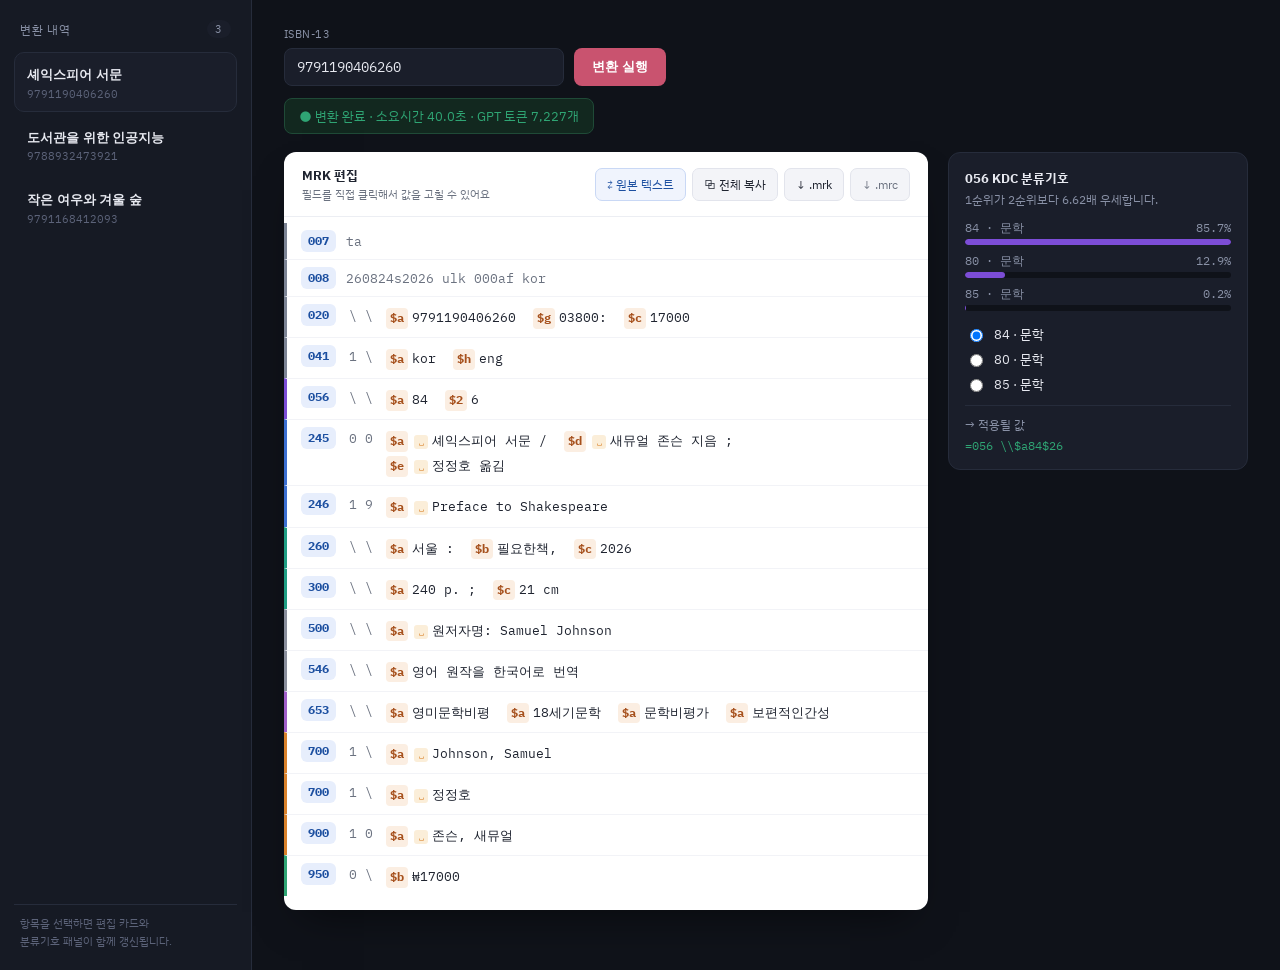
<file: prototypes/mrk_editor_prototype.html>
<!DOCTYPE html>
<html lang="ko">
<head>
<meta charset="UTF-8">
<title>MRK 편집기 프로토타입</title>
<link rel="preconnect" href="https://fonts.googleapis.com">
<link href="https://fonts.googleapis.com/css2?family=IBM+Plex+Sans+KR:wght@400;500;600;700&family=IBM+Plex+Mono:wght@400;500;600&display=swap" rel="stylesheet">
<style>
  :root{
    --shell-bg:#0f1219;
    --shell-bg2:#151925;
    --sidebar-bg:#161a24;
    --panel-bg:#1a1e2a;
    --border-dark:#262c3b;
    --text-light:#e7e9f0;
    --text-dim:#8991a6;
    --text-faint:#5c6379;

    --accent-emerald:#2fa574;
    --accent-emerald-bg:#12281f;
    --accent-amber:#d9822b;
    --accent-rose:#c9536f;

    --card-bg:#ffffff;
    --card-edge:#d8dbe4;
    --ink:#1f2430;
    --ink-dim:#6b7280;

    --tag-blue:#1c4fa0;
    --tag-blue-bg:#e7eefc;
    --sf-rust:#a6501c;
    --sf-rust-bg:#fbeee2;

    --rail-control:#7c8494;
    --rail-class:#7c4dd6;
    --rail-title:#3b6fd1;
    --rail-pub:#1f9e83;
    --rail-note:#8a8f9c;
    --rail-subject:#a15fc9;
    --rail-added:#d9822b;
    --rail-price:#2fa574;
    --rail-series:#2f8fa5;

    --font-ui:'IBM Plex Sans KR', -apple-system, sans-serif;
    --font-mono:'IBM Plex Mono', ui-monospace, monospace;
  }
  *{box-sizing:border-box;}
  html,body{margin:0;height:100%;}
  body{
    font-family:var(--font-ui);
    background:var(--shell-bg);
    color:var(--text-light);
    -webkit-font-smoothing:antialiased;
  }
  .app{
    display:grid;
    grid-template-columns:252px 1fr;
    min-height:100vh;
  }

  /* ---------- Sidebar ---------- */
  .sidebar{
    background:var(--sidebar-bg);
    border-right:1px solid var(--border-dark);
    padding:20px 14px;
    display:flex;
    flex-direction:column;
    gap:14px;
  }
  .sidebar-head{
    font-size:12px;
    letter-spacing:.06em;
    color:var(--text-dim);
    text-transform:uppercase;
    padding:0 6px;
    display:flex;
    align-items:center;
    justify-content:space-between;
  }
  .sidebar-head span.count{
    background:var(--panel-bg);
    color:var(--text-dim);
    border-radius:20px;
    padding:1px 8px;
    font-size:11px;
  }
  .history-list{display:flex;flex-direction:column;gap:6px;}
  .history-item{
    text-align:left;
    background:transparent;
    border:1px solid transparent;
    border-radius:10px;
    padding:10px 12px;
    cursor:pointer;
    color:var(--text-light);
    display:flex;
    flex-direction:column;
    gap:3px;
    transition:background .15s, border-color .15s;
  }
  .history-item:hover{background:var(--panel-bg);}
  .history-item.active{
    background:var(--panel-bg);
    border-color:var(--border-dark);
  }
  .history-item.active::before{
    content:"";
  }
  .hi-title{
    font-size:13px;
    font-weight:600;
    line-height:1.35;
    display:flex;
    align-items:center;
    gap:6px;
  }
  .hi-title .edited-dot{
    width:6px;height:6px;border-radius:50%;
    background:var(--accent-amber);
    flex:none;
  }
  .hi-meta{
    font-size:11px;
    color:var(--text-faint);
    font-family:var(--font-mono);
  }
  .sidebar-foot{
    margin-top:auto;
    font-size:11px;
    color:var(--text-faint);
    padding:10px 6px 0;
    border-top:1px solid var(--border-dark);
    line-height:1.6;
  }

  /* ---------- Main ---------- */
  .main{padding:26px 32px 60px;max-width:1180px;}
  .topbar{margin-bottom:18px;}
  .isbn-row{
    display:flex;
    align-items:flex-end;
    gap:10px;
    margin-bottom:12px;
  }
  .isbn-field{display:flex;flex-direction:column;gap:6px;}
  .isbn-field label{font-size:11px;color:var(--text-dim);letter-spacing:.04em;}
  .isbn-field input{
    font-family:var(--font-mono);
    font-size:14px;
    background:var(--panel-bg);
    border:1px solid var(--border-dark);
    color:var(--text-light);
    border-radius:8px;
    padding:9px 12px;
    width:280px;
  }
  .btn-primary{
    background:var(--accent-rose);
    color:#fff;
    border:none;
    border-radius:8px;
    padding:10px 18px;
    font-size:13px;
    font-weight:600;
    cursor:pointer;
  }
  .status-banner{
    display:inline-flex;
    align-items:center;
    gap:8px;
    background:var(--accent-emerald-bg);
    color:var(--accent-emerald);
    border:1px solid #1f4a37;
    border-radius:8px;
    padding:8px 14px;
    font-size:12.5px;
  }

  .editor-wrap{
    display:grid;
    grid-template-columns:1fr 300px;
    gap:20px;
    align-items:start;
  }

  /* ---------- Card ---------- */
  .card{
    background:var(--card-bg);
    border-radius:12px;
    box-shadow:0 20px 40px -18px rgba(0,0,0,.55);
    overflow:hidden;
  }
  .card-toolbar{
    display:flex;
    align-items:center;
    justify-content:space-between;
    padding:14px 18px;
    border-bottom:1px solid #eceef3;
  }
  .card-title{
    font-size:13px;
    font-weight:700;
    color:var(--ink);
  }
  .card-title small{
    display:block;
    font-weight:400;
    color:var(--ink-dim);
    font-size:11px;
    margin-top:2px;
  }
  .card-actions{display:flex;gap:6px;}
  .card-actions button{
    font-family:var(--font-ui);
    font-size:12px;
    background:#f3f4f8;
    color:var(--ink);
    border:1px solid #e2e4ec;
    border-radius:7px;
    padding:7px 11px;
    cursor:pointer;
  }
  .card-actions button:hover{background:#e9ebf2;}
  .card-actions button.mrc{color:var(--ink-dim);}
  .card-actions button.raw-toggle{color:var(--tag-blue);border-color:#c9d8f5;background:#f0f4fd;}

  .raw-panel{
    padding:14px 18px 16px;
    background:#fafbfd;
    border-bottom:1px solid #eceef3;
  }
  .raw-panel p{
    margin:0 0 8px;
    font-size:11.5px;
    color:var(--ink-dim);
  }
  .raw-panel textarea{
    width:100%;
    min-height:200px;
    font-family:var(--font-mono);
    font-size:12px;
    line-height:1.6;
    color:var(--ink);
    background:#fff;
    border:1px solid #e2e4ec;
    border-radius:8px;
    padding:10px 12px;
    resize:vertical;
  }
  .raw-actions{display:flex;gap:8px;margin-top:8px;}
  .raw-actions button{
    font-family:var(--font-ui);
    font-size:12px;
    border-radius:7px;
    padding:7px 12px;
    cursor:pointer;
    border:1px solid #e2e4ec;
    background:#fff;
    color:var(--ink);
  }
  .raw-actions button.primary{
    background:var(--tag-blue);
    border-color:var(--tag-blue);
    color:#fff;
  }

  .field-rows{padding:6px 0 14px;}
  .field-row{
    position:relative;
    display:flex;
    align-items:flex-start;
    gap:10px;
    padding:7px 18px 7px 0;
    font-family:var(--font-mono);
    font-size:13px;
    color:var(--ink);
    border-left:3px solid var(--rail-color, transparent);
    margin-left:0;
  }
  .field-row + .field-row{border-top:1px solid #f2f3f7;}
  .field-row:hover{background:#fafbfd;}
  .field-row.pulse{animation:pulseRow .9s ease;}
  @keyframes pulseRow{
    0%{background:#f2ecff;}
    100%{background:transparent;}
  }
  .rail{width:0;}
  .tag-badge{
    position:relative;
    flex:none;
    margin-left:14px;
    background:var(--tag-blue-bg);
    color:var(--tag-blue);
    font-weight:700;
    font-size:12px;
    border-radius:6px;
    padding:3px 7px;
    cursor:text;
    outline:none;
    border-bottom:1px dashed transparent;
    min-width:1.6em;
  }
  .tag-badge:hover{border-bottom-color:#9db6e6;}
  .tag-badge:focus{border-bottom-color:var(--tag-blue);background:#d9e5fb;}
  .indicators{
    flex:none;
    display:flex;
    gap:2px;
    padding-top:3px;
  }
  .indicators span{
    display:inline-block;
    min-width:14px;
    text-align:center;
    color:var(--ink-dim);
    outline:none;
    border-bottom:1px dashed transparent;
  }
  .indicators span:focus{border-bottom-color:#c7cbd6;}
  .subfields{
    flex:1;
    display:flex;
    flex-wrap:wrap;
    align-items:baseline;
    gap:2px 0;
    padding-top:3px;
    line-height:1.7;
  }
  .sf{display:inline-flex;align-items:baseline;margin-right:2px;position:relative;}
  .sf-code{
    color:var(--sf-rust);
    background:var(--sf-rust-bg);
    border-radius:4px;
    padding:0 4px;
    font-size:11.5px;
    font-weight:700;
    margin-right:3px;
    cursor:text;
    outline:none;
    border-bottom:1px dashed transparent;
  }
  .sf-code:hover{border-bottom-color:#d9a479;}
  .sf-code:focus{border-bottom-color:var(--sf-rust);background:#f5dcc4;}
  .sf-val{
    outline:none;
    border-bottom:1px dashed transparent;
    padding:0 1px;
  }
  .sf-val:hover{border-bottom-color:#dfe2ea;}
  .sf-val:focus{border-bottom-color:var(--tag-blue);background:#f5f8ff;}
  .sf-trim{
    position:relative;
    display:inline-block;
    width:14px;height:14px;
    line-height:14px;
    text-align:center;
    font-size:10px;
    color:var(--accent-amber);
    background:#fbeed9;
    border-radius:3px;
    margin:0 3px;
    cursor:pointer;
    vertical-align:middle;
  }
  .sf-del{
    opacity:0;
    border:none;
    background:none;
    color:var(--accent-rose);
    font-size:12px;
    line-height:1;
    padding:0 3px;
    margin-left:1px;
    cursor:pointer;
    vertical-align:middle;
    transition:opacity .1s;
  }
  .sf:hover .sf-del{opacity:1;}
  .indicators span{caret-color:var(--tag-blue);}
  .indicators span:empty::before{
    content:"·";
    color:#c7cbd6;
  }

  .control-val{
    outline:none;
    padding-top:3px;
    color:var(--ink-dim);
    border-bottom:1px dashed transparent;
  }
  .control-val:focus{border-bottom-color:var(--tag-blue);}

  .warn-icon{
    position:relative;
    flex:none;
    color:var(--accent-amber);
    font-size:13px;
    padding-top:3px;
    cursor:default;
  }
  .row-actions{
    flex:none;
    opacity:0;
    padding-top:2px;
    transition:opacity .1s;
  }
  .field-row:hover .row-actions{opacity:1;}
  .row-copy{
    border:none;
    background:none;
    cursor:pointer;
    color:var(--ink-dim);
    font-size:13px;
  }
  .row-copy:hover{color:var(--tag-blue);}

  /* tooltip */
  [data-tooltip]{position:relative;}
  [data-tooltip]:hover::after{
    content:attr(data-tooltip);
    position:absolute;
    left:0;
    top:calc(100% + 6px);
    background:#1c1f2b;
    color:#fff;
    font-family:var(--font-ui);
    font-size:11.5px;
    line-height:1.4;
    padding:6px 9px;
    border-radius:6px;
    white-space:nowrap;
    z-index:20;
    box-shadow:0 8px 18px rgba(0,0,0,.35);
  }

  /* ---------- Classification panel ---------- */
  .class-panel{
    background:var(--panel-bg);
    border:1px solid var(--border-dark);
    border-radius:12px;
    padding:16px;
    position:sticky;
    top:20px;
  }
  .class-panel h3{
    margin:0 0 4px;
    font-size:13px;
  }
  .class-sub{
    margin:0 0 12px;
    font-size:11.5px;
    color:var(--text-dim);
  }
  .class-bars{display:flex;flex-direction:column;gap:8px;margin-bottom:14px;}
  .class-bar-row{font-size:11.5px;}
  .class-bar-label{
    display:flex;
    justify-content:space-between;
    color:var(--text-dim);
    margin-bottom:3px;
    font-family:var(--font-mono);
  }
  .class-bar-track{
    height:6px;
    background:#0f1219;
    border-radius:4px;
    overflow:hidden;
  }
  .class-bar-fill{
    height:100%;
    background:var(--rail-class);
    border-radius:4px;
  }
  .class-radios{display:flex;flex-direction:column;gap:7px;margin-bottom:12px;}
  .class-radio{
    display:flex;
    align-items:center;
    gap:8px;
    font-size:12.5px;
    cursor:pointer;
    color:var(--text-light);
  }
  .class-apply{
    font-size:11.5px;
    color:var(--text-dim);
    border-top:1px solid var(--border-dark);
    padding-top:10px;
  }
  .class-apply code{
    display:block;
    margin-top:5px;
    font-family:var(--font-mono);
    color:var(--accent-emerald);
    font-size:12px;
  }

  /* ---------- Toast ---------- */
  .toast{
    position:fixed;
    bottom:24px;
    left:50%;
    transform:translateX(-50%) translateY(20px);
    background:#1c1f2b;
    color:#fff;
    padding:10px 18px;
    border-radius:8px;
    font-size:12.5px;
    box-shadow:0 12px 30px rgba(0,0,0,.4);
    opacity:0;
    pointer-events:none;
    transition:opacity .2s, transform .2s;
    z-index:50;
  }
  .toast.show{
    opacity:1;
    transform:translateX(-50%) translateY(0);
  }

  @media (max-width:900px){
    .app{grid-template-columns:1fr;}
    .sidebar{
      flex-direction:row;
      overflow-x:auto;
      border-right:none;
      border-bottom:1px solid var(--border-dark);
    }
    .editor-wrap{grid-template-columns:1fr;}
    .class-panel{position:static;}
  }
</style>
</head>
<body>
<div class="app">

  <aside class="sidebar">
    <div class="sidebar-head">변환 내역 <span class="count" id="histCount">0</span></div>
    <div class="history-list" id="historyList"></div>
    <div class="sidebar-foot">항목을 선택하면 편집 카드와<br>분류기호 패널이 함께 갱신됩니다.</div>
  </aside>

  <main class="main">
    <div class="topbar">
      <div class="isbn-row">
        <div class="isbn-field">
          <label>ISBN-13</label>
          <input id="isbnInput" value="9791190406260">
        </div>
        <button class="btn-primary" id="convertBtn">변환 실행</button>
      </div>
      <div class="status-banner" id="statusBanner">● 변환 완료 · 소요시간 40.0초 · GPT 토큰 7,227개</div>
    </div>

    <section class="editor-wrap">
      <div class="card">
        <div class="card-toolbar">
          <div class="card-title" id="cardTitle">MRK 편집<small>필드를 직접 클릭해서 값을 고칠 수 있어요</small></div>
          <div class="card-actions">
            <button class="raw-toggle" data-action="raw">⇄ 원본 텍스트</button>
            <button data-action="copy">⧉ 전체 복사</button>
            <button data-action="mrk">↓ .mrk</button>
            <button class="mrc" data-action="mrc">↓ .mrc</button>
          </div>
        </div>
        <div class="raw-panel" id="rawPanel" hidden>
          <p>백엔드가 내려준 원본 MRK 텍스트예요. 여기서 직접 고친 뒤 아래 필드 편집 화면에 반영할 수 있어요.</p>
          <textarea id="rawTextarea" spellcheck="false"></textarea>
          <div class="raw-actions">
            <button class="primary" id="applyRawBtn">구조화된 편집에 반영</button>
            <button id="closeRawBtn">닫기</button>
          </div>
        </div>
        <div class="field-rows" id="fieldRows"></div>
      </div>

      <aside class="class-panel">
        <h3>056 KDC 분류기호</h3>
        <p class="class-sub" id="classRatio"></p>
        <div class="class-bars" id="classBars"></div>
        <div class="class-radios" id="classRadios"></div>
        <div class="class-apply">→ 적용될 값<code id="classApplyPreview"></code></div>
      </aside>
    </section>
  </main>
</div>
<div class="toast" id="toast"></div>

<script>
/* ---------------- Field metadata ---------------- */
const TAG_META = {
  '007':'자료유형 고정길이 부호',
  '008':'부호화정보(발행년·언어 등 고정 항목)',
  '020':'표준번호(ISBN)',
  '041':'언어부호',
  '056':'KDC 분류기호',
  '245':'표제와 책임표시',
  '246':'다른 표제',
  '260':'발행사항 — 발행지·발행처·발행년',
  '300':'형태사항 — 페이지·크기',
  '500':'일반주기',
  '546':'언어주기',
  '653':'비통제 주제어',
  '700':'부출표목 — 개인명',
  '900':'부출표목(원어 표기)',
  '950':'가격'
};
const RAIL_COLOR = {
  '007':'var(--rail-control)','008':'var(--rail-control)','020':'var(--rail-control)','041':'var(--rail-control)',
  '056':'var(--rail-class)',
  '245':'var(--rail-title)','246':'var(--rail-title)',
  '260':'var(--rail-pub)','300':'var(--rail-pub)',
  '500':'var(--rail-note)','546':'var(--rail-note)',
  '653':'var(--rail-subject)',
  '700':'var(--rail-added)','900':'var(--rail-added)',
  '950':'var(--rail-price)'
};
const REQUIRED = {
  '245':['a'], '260':['a','b','c'], '300':['a'], '700':['a']
};
function isControlTag(tag){ return parseInt(tag,10) < 10; }

/* ---------------- Generic MRK text parser ----------------
   Turns raw backend output (like the .mrk text a FastAPI
   endpoint would return) into the structured row objects
   the editor renders. This is what makes "붙여넣기 → 구조화된
   편집" possible instead of hand-authoring each record. */
function parseMrkText(text){
  const lines = text.split(/\r?\n/).map(l => l.replace(/\s+$/,'')).filter(l => l.trim().length>0);
  const fields = [];
  for(const line of lines){
    const m = line.match(/^=(\d{3})\s{2}(.*)$/);
    if(!m) continue;
    const tag = m[1];
    const rest = m[2];
    if(isControlTag(tag)){
      fields.push({tag, value: rest});
      continue;
    }
    const ind1 = rest[0] ?? '\\';
    const ind2 = rest[1] ?? '\\';
    const sfPart = rest.slice(2);
    const sf = [];
    const re = /\$(.)([^$]*)/g;
    let mm;
    while((mm = re.exec(sfPart))){
      sf.push([mm[1], mm[2]]);
    }
    fields.push({tag, ind:[ind1, ind2], sf});
  }
  return fields;
}

/* Raw MRK text exactly as the backend would emit it for this
   ISBN — including the real-world inconsistencies (backslash
   indicators, stray leading spaces after some $ codes) so the
   parser and the "선행 공백" quick-fix are demonstrated on
   real output rather than tidied-up sample data. */
const RAW_SAMPLE_MRK = `=007  ta
=008  260824s2026    ulk           000af kor
=020  \\\\$a9791190406260$g03800:$c17000
=041  1\\$akor$heng
=056  \\\\$a84$26
=245  00$a 셰익스피어 서문 /$d 새뮤얼 존슨 지음 ;$e 정정호 옮김
=246  19$a Preface to Shakespeare
=260  \\\\$a서울 :$b필요한책,$c2026
=300  \\\\$a240 p. ;$c21 cm
=500  \\\\$a 원저자명: Samuel Johnson
=546  \\\\$a영어 원작을 한국어로 번역
=653  \\\\$a영미문학비평$a18세기문학$a문학비평가$a보편적인간성
=700  1\\$a Johnson, Samuel
=700  1\\$a 정정호
=900  10$a 존슨, 새뮤얼
=950  0\\$b₩17000`;

/* ---------------- Sample records ---------------- */
const RECORDS = [
{
  isbn:'9791190406260', edited:false,
  fields: parseMrkText(RAW_SAMPLE_MRK),
  classRatio:'1순위가 2순위보다 6.62배 우세합니다.',
  classCandidates:[
    {code:'84', label:'84 · 문학', pct:85.7},
    {code:'80', label:'80 · 문학', pct:12.9},
    {code:'85', label:'85 · 문학', pct:0.2}
  ],
  classSelected:'84'
},
{
  isbn:'9788932473921', edited:false,
  fields:[
    {tag:'007', value:'ta'},
    {tag:'008', value:'260701s2026    ulk           000af kor'},
    {tag:'020', ind:['\\','\\'], sf:[['a','9788932473921'],['g','03020']]},
    {tag:'056', ind:['\\','\\'], sf:[['a','023'],['2','6']]},
    {tag:'245', ind:['0','0'], sf:[['a','도서관을 위한 인공지능 /'],['d','김도서 지음']]},
    {tag:'260', ind:['\\','\\'], sf:[['a','파주 :'],['b','책숲']]},
    {tag:'300', ind:['\\','\\'], sf:[['a','312 p. ;'],['c','23 cm']]},
    {tag:'653', ind:['\\','\\'], sf:[['a','문헌정보학'],['a','자동분류'],['a','메타데이터']]},
    {tag:'700', ind:['1','\\'], sf:[['a','김도서']]},
    {tag:'950', ind:['0','\\'], sf:[['b','₩22000']]}
  ],
  classRatio:'1순위가 2순위보다 2.10배 우세합니다.',
  classCandidates:[
    {code:'023', label:'023 · 문헌정보학', pct:58.4},
    {code:'325', label:'325 · 경영학', pct:27.8},
    {code:'004', label:'004 · 컴퓨터과학', pct:9.1}
  ],
  classSelected:'023'
},
{
  isbn:'9791168412093', edited:false,
  fields:[
    {tag:'007', value:'ta'},
    {tag:'008', value:'260512s2026    ulk           001kf kor'},
    {tag:'020', ind:['\\','\\'], sf:[['a','9791168412093'],['g','77810']]},
    {tag:'041', ind:['1','\\'], sf:[['a','kor'],['h','fre']]},
    {tag:'056', ind:['\\','\\'], sf:[['a','863'],['2','6']]},
    {tag:'245', ind:['0','0'], sf:[['a','작은 여우와 겨울 숲 /'],['d','클로에 뒤랑 글·그림 ;'],['e','한서영 옮김']]},
    {tag:'246', ind:['1','9'], sf:[['a',"Le petit renard et la forêt d'hiver"]]},
    {tag:'260', ind:['\\','\\'], sf:[['a','서울 :'],['b','달빛그림책']]},
    {tag:'500', ind:['\\','\\'], sf:[['a','원저자명: Chloé Durand']]},
    {tag:'700', ind:['1','\\'], sf:[['a','Durand, Chloé']]},
    {tag:'700', ind:['1','\\'], sf:[['a','한서영']]},
    {tag:'950', ind:['0','\\'], sf:[['b','₩14500']]}
  ],
  classRatio:'1순위가 2순위보다 3.4배 우세합니다.',
  classCandidates:[
    {code:'863', label:'863 · 프랑스 소설(아동)', pct:64.2},
    {code:'808', label:'808 · 아동문학 일반', pct:18.9},
    {code:'843', label:'843 · 프랑스 희곡', pct:3.1}
  ],
  classSelected:'863'
}
];

let currentIndex = 0;

/* ---------------- Rendering ---------------- */
function escapeHtml(s){
  return String(s).replace(/[&<>"']/g, c => ({'&':'&amp;','<':'&lt;','>':'&gt;','"':'&quot;',"'":'&#39;'}[c]));
}

function fieldTitle(rec){
  const f245 = rec.fields.find(f=>f.tag==='245');
  if(!f245) return '(제목 없음)';
  const a = f245.sf.find(s=>s[0]==='a');
  return a ? a[1].trim().replace(/\s*\/\s*$/,'') : '(제목 없음)';
}

function renderHistory(){
  const list = document.getElementById('historyList');
  document.getElementById('histCount').textContent = RECORDS.length;
  list.innerHTML = RECORDS.map((rec,i)=>`
    <button class="history-item ${i===currentIndex?'active':''}" data-idx="${i}">
      <div class="hi-title">${rec.edited?'<span class="edited-dot" data-tooltip="원본에서 수정됨"></span>':''}${escapeHtml(fieldTitle(rec))}</div>
      <div class="hi-meta">${rec.isbn}</div>
    </button>
  `).join('');
  list.querySelectorAll('.history-item').forEach(btn=>{
    btn.addEventListener('click', ()=>{
      currentIndex = parseInt(btn.dataset.idx,10);
      renderAll();
    });
  });
}

function renderRow(f){
  if(isControlTag(f.tag)){
    return `<div class="field-row control-field" data-tag="${f.tag}" style="--rail-color:${RAIL_COLOR[f.tag]||'var(--rail-control)'}">
      <div class="tag-badge" contenteditable="true" tabindex="-1" spellcheck="false" data-tooltip="${TAG_META[f.tag]||''}">${f.tag}</div>
      <div class="control-val" contenteditable="true" spellcheck="false">${escapeHtml(f.value)}</div>
    </div>`;
  }
  const missing = (REQUIRED[f.tag]||[]).filter(code => !f.sf.some(s=>s[0]===code));
  const warn = missing.length>0;
  return `<div class="field-row ${warn?'has-warning':''}" data-tag="${f.tag}" style="--rail-color:${RAIL_COLOR[f.tag]||'transparent'}">
    <div class="tag-badge" contenteditable="true" tabindex="-1" spellcheck="false" data-tooltip="${TAG_META[f.tag]||''}">${f.tag}</div>
    <div class="indicators">
      <span class="ind1" contenteditable="true">${f.ind[0]}</span>
      <span class="ind2" contenteditable="true">${f.ind[1]}</span>
    </div>
    <div class="subfields">
      ${f.sf.map(s=>{
        const leadSpace = /^\s/.test(s[1]);
        return `<span class="sf"><span class="sf-code" contenteditable="true" tabindex="-1" spellcheck="false">$${escapeHtml(s[0])}</span>${leadSpace?`<span class="sf-trim" data-tooltip="값 앞에 불필요한 공백이 있어요 — 클릭하면 제거">␣</span>`:''}<span class="sf-val" contenteditable="true" spellcheck="false">${escapeHtml(s[1])}</span><button class="sf-del" tabindex="-1" data-tooltip="이 서브필드 삭제">×</button></span>`;
      }).join('')}
    </div>
    ${warn?`<div class="warn-icon" data-tooltip="필수 서브필드 누락: $${missing.join(', $')}">⚠</div>`:''}
    <div class="row-actions"><button class="row-copy" tabindex="-1" title="이 필드 복사" data-copy-row="1">⧉</button></div>
  </div>`;
}

function renderCard(){
  const rec = RECORDS[currentIndex];
  document.getElementById('fieldRows').innerHTML = rec.fields.map(renderRow).join('');
  document.getElementById('isbnInput').value = rec.isbn;
}

function renderClassification(){
  const rec = RECORDS[currentIndex];
  document.getElementById('classRatio').textContent = rec.classRatio;

  const maxPct = Math.max(...rec.classCandidates.map(c=>c.pct));
  document.getElementById('classBars').innerHTML = rec.classCandidates.map(c=>`
    <div class="class-bar-row">
      <div class="class-bar-label"><span>${c.label}</span><span>${c.pct}%</span></div>
      <div class="class-bar-track"><div class="class-bar-fill" style="width:${(c.pct/maxPct*100).toFixed(1)}%"></div></div>
    </div>
  `).join('');

  document.getElementById('classRadios').innerHTML = rec.classCandidates.map(c=>`
    <label class="class-radio">
      <input type="radio" name="classPick" value="${c.code}" ${c.code===rec.classSelected?'checked':''}>
      ${c.label}
    </label>
  `).join('');

  document.querySelectorAll('input[name="classPick"]').forEach(r=>{
    r.addEventListener('change', ()=>applyClassification(r.value));
  });

  updateClassPreview();
}

function updateClassPreview(){
  const row = document.querySelector('.field-row[data-tag="056"]');
  if(!row) return;
  const codeVal = [...row.querySelectorAll('.sf')].map(sf=>{
    const code = sf.querySelector('.sf-code').textContent.replace('$','');
    const val = sf.querySelector('.sf-val').textContent;
    return `$${code}${val}`;
  }).join('');
  document.getElementById('classApplyPreview').textContent = `=056  \\\\${codeVal}`;
}

function applyClassification(code){
  const row = document.querySelector('.field-row[data-tag="056"]');
  if(!row) return;
  const aSpan = [...row.querySelectorAll('.sf')].find(sf=>sf.querySelector('.sf-code').textContent==='$a');
  if(aSpan) aSpan.querySelector('.sf-val').textContent = code;
  RECORDS[currentIndex].classSelected = code;
  updateClassPreview();
  row.classList.remove('pulse');
  void row.offsetWidth;
  row.classList.add('pulse');
  row.scrollIntoView({behavior:'smooth', block:'center'});
}

/* ---------------- Serialize / export ---------------- */
function serializeRow(row){
  const tag = row.dataset.tag;
  if(row.classList.contains('control-field')){
    return `=${tag}  ${row.querySelector('.control-val').textContent.trim()}`;
  }
  const ind1 = row.querySelector('.ind1').textContent.trim() || '\\';
  const ind2 = row.querySelector('.ind2').textContent.trim() || '\\';
  const sfs = [...row.querySelectorAll('.sf')].map(sf=>{
    const code = sf.querySelector('.sf-code').textContent.replace('$','');
    const val = sf.querySelector('.sf-val').textContent;
    return `$${code}${val}`;
  }).join('');
  return `=${tag}  ${ind1}${ind2}${sfs}`;
}

function serializeCard(){
  return [...document.querySelectorAll('#fieldRows .field-row')].map(serializeRow).join('\n');
}

function showToast(msg){
  const t = document.getElementById('toast');
  t.textContent = msg;
  t.classList.add('show');
  clearTimeout(showToast._timer);
  showToast._timer = setTimeout(()=>t.classList.remove('show'), 2400);
}

document.querySelectorAll('.card-actions [data-action]').forEach(btn=>{
  btn.addEventListener('click', ()=>{
    const action = btn.dataset.action;
    const rec = RECORDS[currentIndex];
    if(action==='copy'){
      navigator.clipboard.writeText(serializeCard());
      showToast('레코드 전체를 복사했어요.');
    } else if(action==='mrk'){
      const blob = new Blob([serializeCard()], {type:'text/plain'});
      const a = document.createElement('a');
      a.href = URL.createObjectURL(blob);
      a.download = `${rec.isbn}.mrk`;
      a.click();
      showToast('.mrk 파일을 내려받았어요.');
    } else if(action==='mrc'){
      showToast('.mrc는 바이너리(ISO 2709) 포맷이라 서버 측 변환 로직이 붙어야 실제 다운로드가 가능해요 — 지금은 목업 버튼입니다.');
    }
  });
});

document.querySelector('[data-action="raw"]').addEventListener('click', ()=>{
  const panel = document.getElementById('rawPanel');
  if(panel.hasAttribute('hidden')){
    document.getElementById('rawTextarea').value = serializeCard();
    panel.removeAttribute('hidden');
  } else {
    panel.setAttribute('hidden','');
  }
});

document.getElementById('applyRawBtn').addEventListener('click', ()=>{
  const raw = document.getElementById('rawTextarea').value;
  const parsed = parseMrkText(raw);
  if(parsed.length===0){
    showToast('파싱할 수 있는 필드를 찾지 못했어요. "=245  00$a..." 형식인지 확인해주세요.');
    return;
  }
  RECORDS[currentIndex].fields = parsed;
  RECORDS[currentIndex].edited = true;
  renderCard();
  renderHistory();
  updateClassPreview();
  document.getElementById('rawPanel').setAttribute('hidden','');
  showToast('원본 텍스트를 구조화된 편집 화면에 반영했어요.');
});

document.getElementById('closeRawBtn').addEventListener('click', ()=>{
  document.getElementById('rawPanel').setAttribute('hidden','');
});

document.getElementById('convertBtn').addEventListener('click', ()=>{
  showToast('프로토타입에서는 변환 API가 연결되어 있지 않아요. 좌측 리스트에서 예시 레코드를 선택해보세요.');
});

/* ---------------- Caret helpers ---------------- */
function focusElementEnd(el){
  el.focus();
  const range = document.createRange();
  range.selectNodeContents(el);
  range.collapse(false);
  const sel = window.getSelection();
  sel.removeAllRanges();
  sel.addRange(range);
}
function focusElementStart(el){
  el.focus();
  const range = document.createRange();
  range.selectNodeContents(el);
  range.collapse(true);
  const sel = window.getSelection();
  sel.removeAllRanges();
  sel.addRange(range);
}
function caretAtStart(el){
  const sel = window.getSelection();
  if(!sel.rangeCount) return false;
  const range = sel.getRangeAt(0);
  if(!range.collapsed) return false;
  const preRange = document.createRange();
  preRange.selectNodeContents(el);
  preRange.setEnd(range.startContainer, range.startOffset);
  return preRange.toString().length === 0;
}

/* ---------------- Indicator input ----------------
   Space = blank indicator (shown as \, matching mrk
   convention). Any other single alphanumeric overwrites
   the box and auto-advances to the next stop. */
function handleIndicatorKey(e, el){
  const key = e.key;
  if(key==='Tab' || key==='Shift' || key.startsWith('Arrow') || key==='Enter') return;
  if(key===' '){
    e.preventDefault();
    el.textContent = '\\';
    advanceFromIndicator(el);
    return;
  }
  if(key==='Backspace' || key==='Delete'){
    e.preventDefault();
    el.textContent = '\\';
    return;
  }
  if(/^[0-9a-zA-Z]$/.test(key) && !e.altKey && !e.ctrlKey && !e.metaKey){
    e.preventDefault();
    el.textContent = key;
    advanceFromIndicator(el);
    return;
  }
  if(key.length===1) e.preventDefault();
}
function advanceFromIndicator(el){
  if(el.classList.contains('ind1')){
    const ind2 = el.parentElement.querySelector('.ind2');
    if(ind2){ focusElementEnd(ind2); return; }
  }
  const row = el.closest('.field-row');
  const firstSf = row.querySelector('.sf-val');
  if(firstSf) focusElementStart(firstSf);
}

/* ---------------- Subfield input ----------------
   Alt+letter inserts a new $x delimiter at the caret,
   splitting the current value there (like Connexion's
   delimiter shortcut). Backspace at the very start of a
   subfield deletes that subfield and steps back into the
   previous one. */
function handleSubfieldKey(e, el){
  if(e.altKey && !e.ctrlKey && !e.metaKey && /^[a-zA-Z0-9]$/.test(e.key)){
    e.preventDefault();
    insertSubfieldAtCaret(el, e.key.toLowerCase());
    return;
  }
  if(e.key==='Backspace' && caretAtStart(el)){
    e.preventDefault();
    deleteSubfield(el);
  }
}
function insertSubfieldAtCaret(el, code){
  const sel = window.getSelection();
  const range = sel.getRangeAt(0);
  const preRange = document.createRange();
  preRange.selectNodeContents(el);
  preRange.setEnd(range.startContainer, range.startOffset);
  const caretOffset = preRange.toString().length;
  const fullText = el.textContent;
  const leftText = fullText.slice(0, caretOffset);
  const rightText = fullText.slice(caretOffset);
  el.textContent = leftText;

  const sfSpan = document.createElement('span');
  sfSpan.className = 'sf';
  sfSpan.innerHTML = `<span class="sf-code" contenteditable="true" tabindex="-1" spellcheck="false">$${escapeHtml(code)}</span><span class="sf-val" contenteditable="true" spellcheck="false">${escapeHtml(rightText)}</span><button class="sf-del" tabindex="-1" data-tooltip="이 서브필드 삭제">×</button>`;
  el.closest('.sf').after(sfSpan);

  const newVal = sfSpan.querySelector('.sf-val');
  focusElementStart(newVal);
  recomputeRowWarning(el.closest('.field-row'));
}
function deleteSubfield(el){
  const row = el.closest('.field-row');
  const sfWrapper = el.closest('.sf');
  const allSf = [...row.querySelectorAll('.sf')];
  if(allSf.length <= 1){
    el.textContent = '';
    return;
  }
  const idx = allSf.indexOf(sfWrapper);
  const prevWrapper = allSf[idx-1];
  sfWrapper.remove();
  if(prevWrapper){
    focusElementEnd(prevWrapper.querySelector('.sf-val'));
  } else {
    const ind2 = row.querySelector('.ind2');
    if(ind2) focusElementEnd(ind2);
  }
  recomputeRowWarning(row);
}
function recomputeRowWarning(row){
  const tag = row.dataset.tag;
  const required = REQUIRED[tag];
  let warnEl = row.querySelector('.warn-icon');
  if(!required || required.length===0){
    if(warnEl) warnEl.remove();
    row.classList.remove('has-warning');
    return;
  }
  const codes = [...row.querySelectorAll('.sf-code')].map(c=>c.textContent.replace('$',''));
  const missing = required.filter(c=>!codes.includes(c));
  if(missing.length){
    if(!warnEl){
      warnEl = document.createElement('div');
      warnEl.className = 'warn-icon';
      row.insertBefore(warnEl, row.querySelector('.row-actions'));
    }
    warnEl.setAttribute('data-tooltip', `필수 서브필드 누락: $${missing.join(', $')}`);
    warnEl.textContent = '⚠';
    row.classList.add('has-warning');
  } else {
    if(warnEl) warnEl.remove();
    row.classList.remove('has-warning');
  }
}

/* ---------------- Tag & subfield-code direct editing ----------------
   Tag badges (245, 700 ...) and subfield-code chips ($a, $d ...)
   are contenteditable too. We sanitize on 'input' rather than
   blocking every keystroke so paste/IME still behaves — digits
   only for the tag (max 3), a single character after $ for the
   code — then keep the row's rail color / tooltip / validation
   in sync with whatever the person typed. */
function handleTagInput(el){
  const clean = el.textContent.replace(/[^0-9]/g,'').slice(0,3);
  if(clean !== el.textContent){ el.textContent = clean; focusElementEnd(el); }
  const row = el.closest('.field-row');
  row.dataset.tag = clean;
  el.setAttribute('data-tooltip', TAG_META[clean] || '');
  row.style.setProperty('--rail-color', RAIL_COLOR[clean] || (row.classList.contains('control-field') ? 'var(--rail-control)' : 'transparent'));
  recomputeRowWarning(row);
}
function handleSfCodeInput(el){
  const raw = el.textContent.replace(/^\$/,'');
  const clean = '$' + raw.replace(/[^0-9a-zA-Z]/g,'').slice(0,1);
  if(clean !== el.textContent){ el.textContent = clean; focusElementEnd(el); }
  recomputeRowWarning(el.closest('.field-row'));
}

/* ---------------- Delegated listeners (survive re-render) ---------------- */
const fieldRowsEl = document.getElementById('fieldRows');

/* ---------------- Enter = jump to next field ----------------
   Any editable spot (indicator, code, value, control field) —
   Enter moves down to the start of the next field row instead
   of inserting a line break; Shift+Enter moves to the previous
   row. This lets someone key through a whole record top to
   bottom without reaching for the mouse. */
function navigateRow(el, dir){
  const row = el.closest('.field-row');
  const rows = [...fieldRowsEl.querySelectorAll('.field-row')];
  const idx = rows.indexOf(row);
  const target = rows[idx + dir];
  if(!target) return;
  if(target.classList.contains('control-field')){
    focusElementEnd(target.querySelector('.control-val'));
  } else {
    focusElementStart(target.querySelector('.ind1'));
  }
}

fieldRowsEl.addEventListener('keydown', (e)=>{
  const t = e.target;
  if(e.key==='Enter'){
    e.preventDefault();
    navigateRow(t, e.shiftKey ? -1 : 1);
    return;
  }
  if(t.classList.contains('ind1') || t.classList.contains('ind2')){
    handleIndicatorKey(e, t);
  } else if(t.classList.contains('sf-val')){
    handleSubfieldKey(e, t);
  }
});

fieldRowsEl.addEventListener('input', (e)=>{
  const t = e.target;
  if(t.classList.contains('tag-badge')) handleTagInput(t);
  else if(t.classList.contains('sf-code')) handleSfCodeInput(t);
});

fieldRowsEl.addEventListener('click', (e)=>{
  if(e.target.classList.contains('row-copy')){
    const row = e.target.closest('.field-row');
    navigator.clipboard.writeText(serializeRow(row));
    showToast('해당 필드를 복사했어요.');
    return;
  }
  if(e.target.classList.contains('sf-trim')){
    const valSpan = e.target.nextElementSibling;
    valSpan.textContent = valSpan.textContent.replace(/^\s+/,'');
    e.target.remove();
    showToast('앞 공백을 제거했어요.');
    return;
  }
  if(e.target.classList.contains('sf-del')){
    const valSpan = e.target.previousElementSibling;
    deleteSubfield(valSpan);
  }
});

function renderAll(){
  renderHistory();
  renderCard();
  renderClassification();
}
renderAll();
</script>
</body>
</html>
</file>
